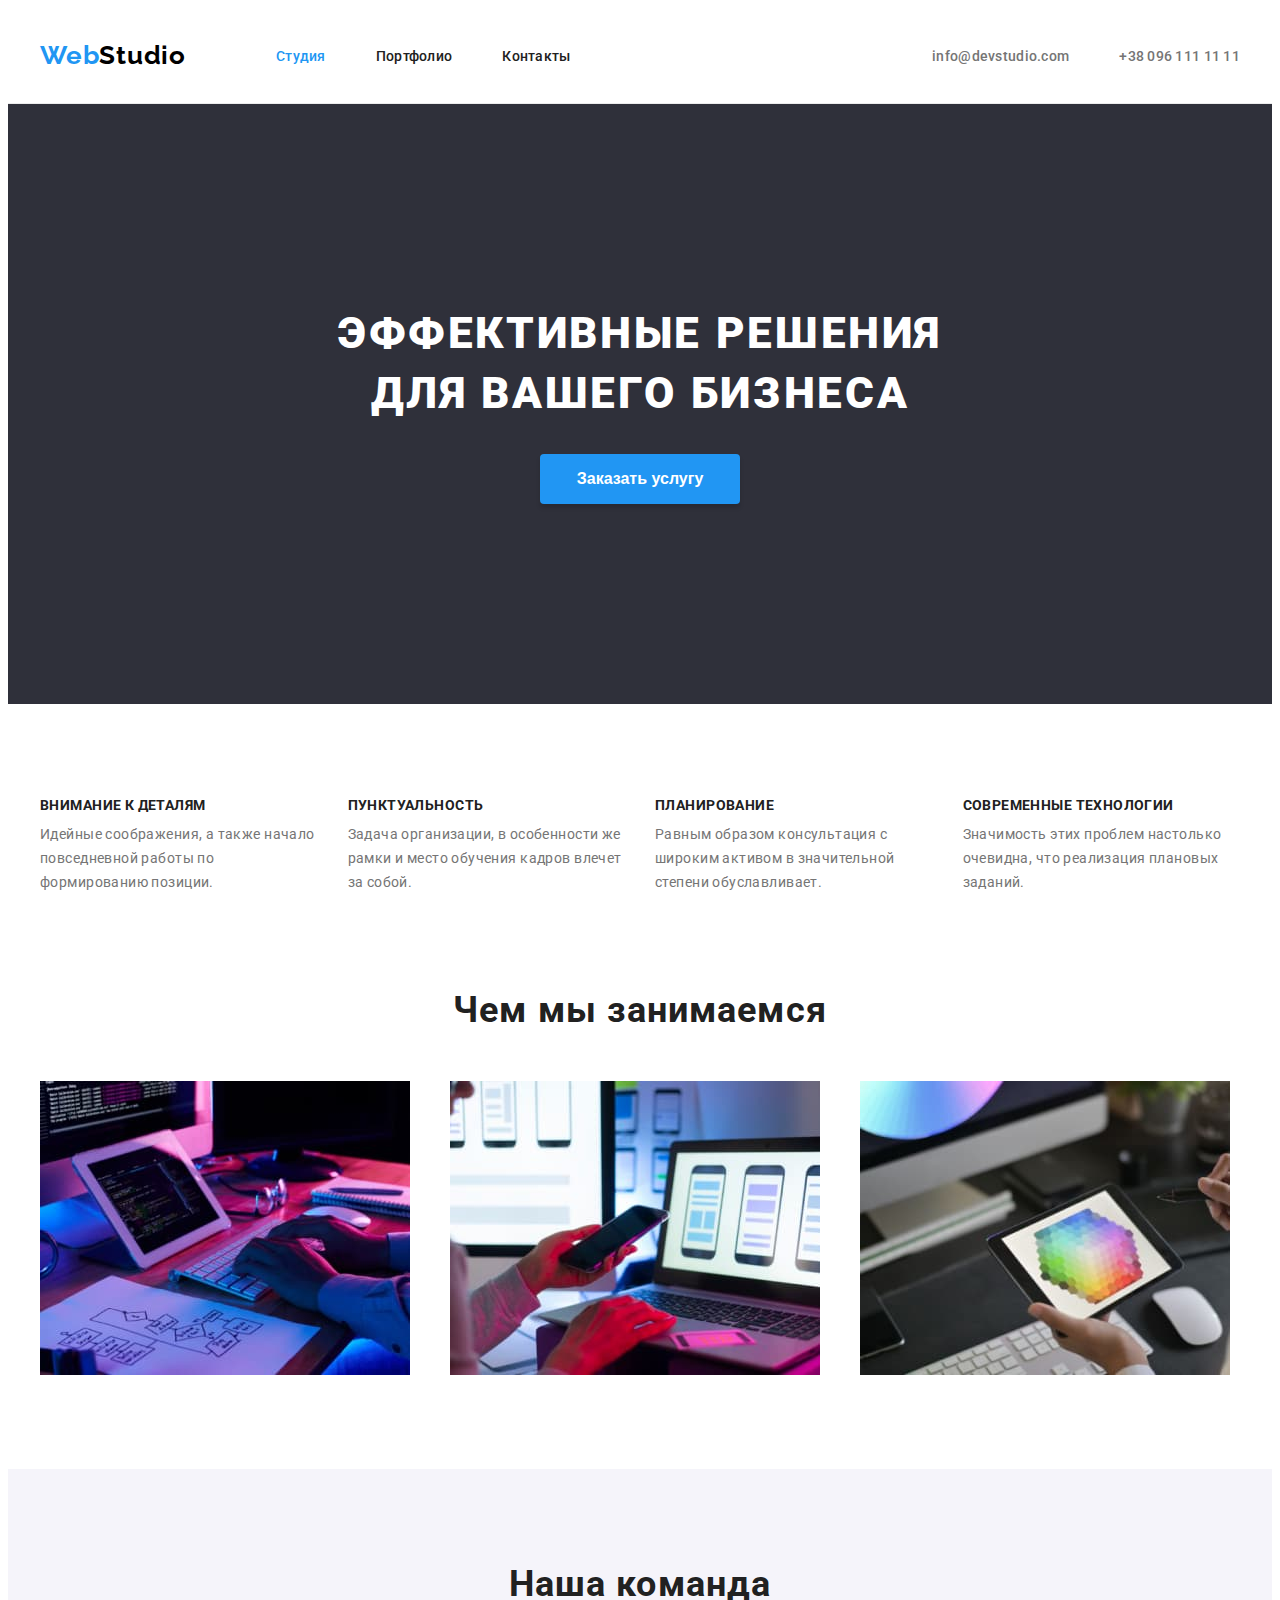
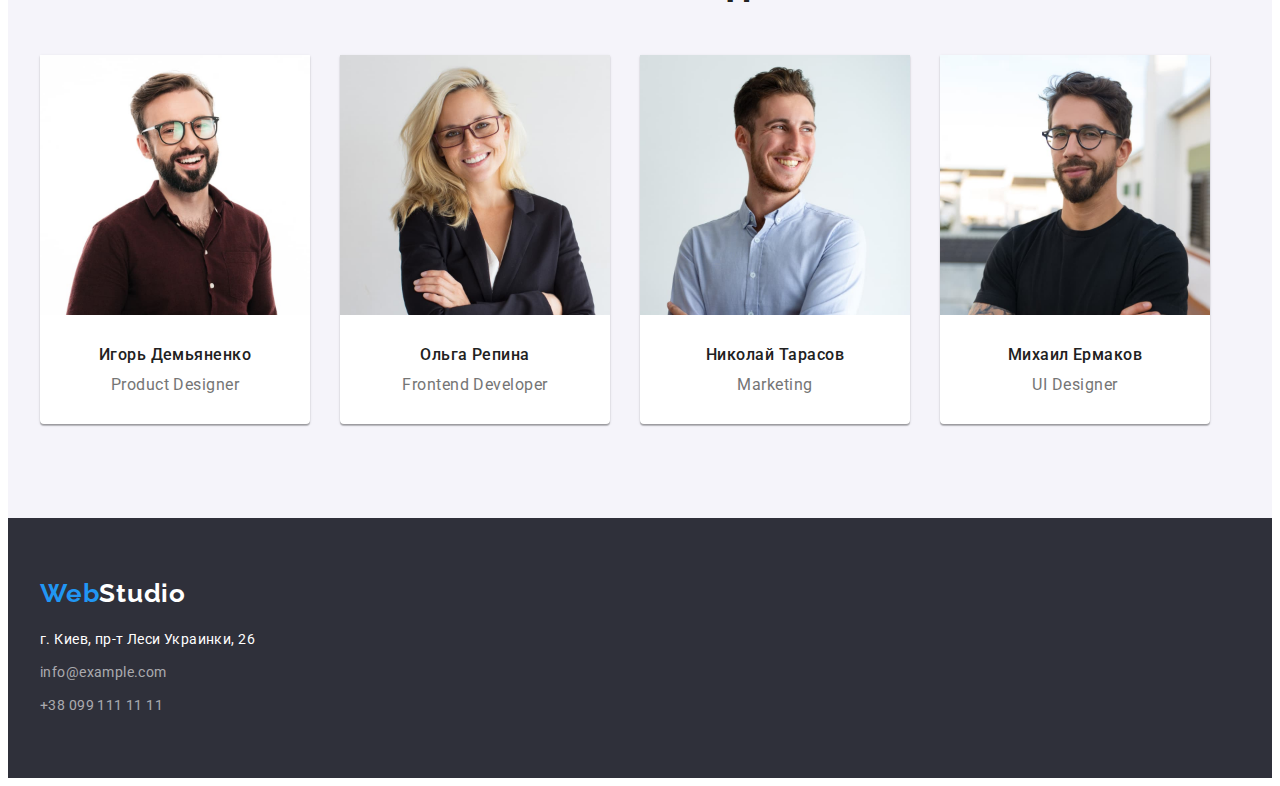
<file: index.html>
<!DOCTYPE html>
<html lang="ru">
<head>
    <meta charset="UTF-8">
    <meta http-equiv="X-UA-Compatible" content="IE=edge">
    <meta name="viewport" content="width=device-width, initial-scale=1.0">
    <title>goit-markup-hw-02</title>
    <link rel="preconnect" href="https://fonts.googleapis.com">
    <link rel="preconnect" href="https://fonts.gstatic.com" crossorigin>
    <link href="https://fonts.googleapis.com/css2?family=Raleway:wght@700&family=Roboto:wght@400;500;700;900&display=swap"
          rel="stylesheet">
    <link rel="stylesheet" href="https://cdnjs.cloudflare.com/ajax/libs/modern-normalize/1.1.0/modern-normalize.min.css"
          integrity="sha512-wpPYUAdjBVSE4KJnH1VR1HeZfpl1ub8YT/NKx4PuQ5NmX2tKuGu6U/JRp5y+Y8XG2tV+wKQpNHVUX03MfMFn9Q=="
          crossorigin="anonymous" referrerpolicy="no-referrer" />
    <link rel="stylesheet" href="./css/styles.css">
</head>
<body>

    <!--HEADER-->
    <header class="page-header">
    <div class="container page-header-container">
        <nav class="navigation">
            <a class="link logo logo-header" href="#" lang="en">Web<span class="logo-dark">Studio</span></a>
            <ul class="list navigation-list">
                <li class="navigation-list-item"><a class="link navigation-link-item current" href="#">Студия</a></li>
                <li class="navigation-list-item"><a class="link navigation-link-item " href="./portfolio.html">Портфолио</a></li>
                <li class="navigation-list-item"><a class="link navigation-link-item" href="#">Контакты</a></li>
            </ul>
        </nav>
        <ul class="list contact-list-header">
            <li class="contact-list-header-item"><a class="link contact-link-header-item" href="mailto:info@devstudio.com">info@devstudio.com</a></li>
            <li class="contact-list-header-item"><a class="link contact-link-header-item" href="tel:+380961111111">+38 096 111 11 11</a></li>
        </ul>
    </div>
    </header>

    <main>

        <!--HERO-->
<section class="order">
<div class="container">
    <h1 class="order-title">Эффективные решения <br> для вашего бизнеса</h1>
    <button class="modal-butten" type="button">Заказать услугу</button>
</div>
</section>

        <!--FEATURES-->
<section class="features section">
<div class="container">
    <h2 class="visually-hidden">Преимущества</h2>
    <ul class="list features-list">
        <li class="features-list-item">
            <h3 class="features-title-item">Внимание к деталям</h3>
            <p class="features-text">Идейные соображения, а также начало повседневной работы по формированию позиции.</p>
        </li>
        <li class="features-list-item">
            <h3 class="features-title-item">Пунктуальность</h3>
            <p class="features-text">Задача организации, в особенности же рамки и место обучения кадров влечет за собой.</p>
        </li>
        <li class="features-list-item">
            <h3 class="features-title-item">Планирование</h3>
            <p class="features-text">Равным образом консультация с широким активом в значительной степени обуславливает.</p>
        </li>
        <li class="features-list-item">
            <h3 class="features-title-item">Современные технологии</h3>
            <p class="features-text">Значимость этих проблем настолько очевидна, что реализация плановых заданий.</p>
        </li>
    </ul>
</div>
</section>

        <!--ACTIVITY-->
<section class="activity section">
<div class="container">
    <h2 class="activity-title">Чем мы занимаемся</h2>
   <ul class="list activity-list">
       <li class="activity-image"><img src="./images/activity/box-1.jpg" alt="верстка" width="370" height="294"></li>
       <li class="activity-image"><img src="./images/activity/box-2.jpg" alt="дизайн" width="370" height="294"></li>
       <li class="activity-image"><img src="./images/activity/box-3.jpg" alt="внешнее оформление" width="370" height="294"></li>
   </ul>
</div>
</section>

<!--OUR TEAM-->
<section class="our-team section">
<div class="container">
    <h2 class="our-team-title">Наша команда</h2>
    <ul class="list our-team-list">
        <li class="our-team-item">
            <img class="our-team-image" src="./images/our-team/igor.jpg" alt="работник игорь" width="270" height="260">
            <div class="our-team-bottom-part"><h3 class="our-team-name">Игорь Демьяненко</h3>
            <p class="our-team-text" lang="en">Product Designer</p></div>
        </li>
        <li class="our-team-item">
            <img class="our-team-image" src="./images/our-team/olga.jpg" alt="работник ольга" width="270" height="260">
            <div class="our-team-bottom-part"><h3 class="our-team-name">Ольга Репина</h3>
            <p class="our-team-text" lang="en">Frontend Developer</p></div>
        </li>
        <li class="our-team-item">
            <img class="our-team-image" src="./images/our-team/nikolai.jpg" alt="работник николай" width="270" height="260">
            <div class="our-team-bottom-part"><h3 class="our-team-name">Николай Тарасов</h3>
            <p class="our-team-text" lang="en">Marketing</p></div>
        </li>
        <li class="our-team-item">
            <img class="our-team-image" src="./images/our-team/mihail.jpg" alt="работник михаил" width="270" height="260">
            <div class="our-team-bottom-part"><h3 class="our-team-name">Михаил Ермаков</h3>
            <p class="our-team-text" lang="en">UI Designer</p></div>
        </li>
    </ul>
</div>
</section>

    </main>

<footer class="footer">
<div class="container">
    <a class="link logo logo-footer" href="#" lang="en">Web<span class="logo-light">Studio</span></a>
    <address class="address">
        <ul class="list address-list">
            <li class="address-list-item">
                <a class="link address-footer" href="https://goo.gl/maps/XNdB4Refi6bybGRC9" target="_blank" rel="noopener noreferrer">г. Киев, пр-т Леси
                Украинки, 26</a>
            </li>
            <li class="address-list-item">
                <a class=" link address-link-item" href="mailto:nfo@example.com">info@example.com</a>
            </li>
            <li class="address-list-item">
                <a class="link address-link-item" href="tel:380991111111">+38 099 111 11 11</a>
            </li>
        </ul>
    </address>
</div>
</footer>
    
</body>
</html>
</file>
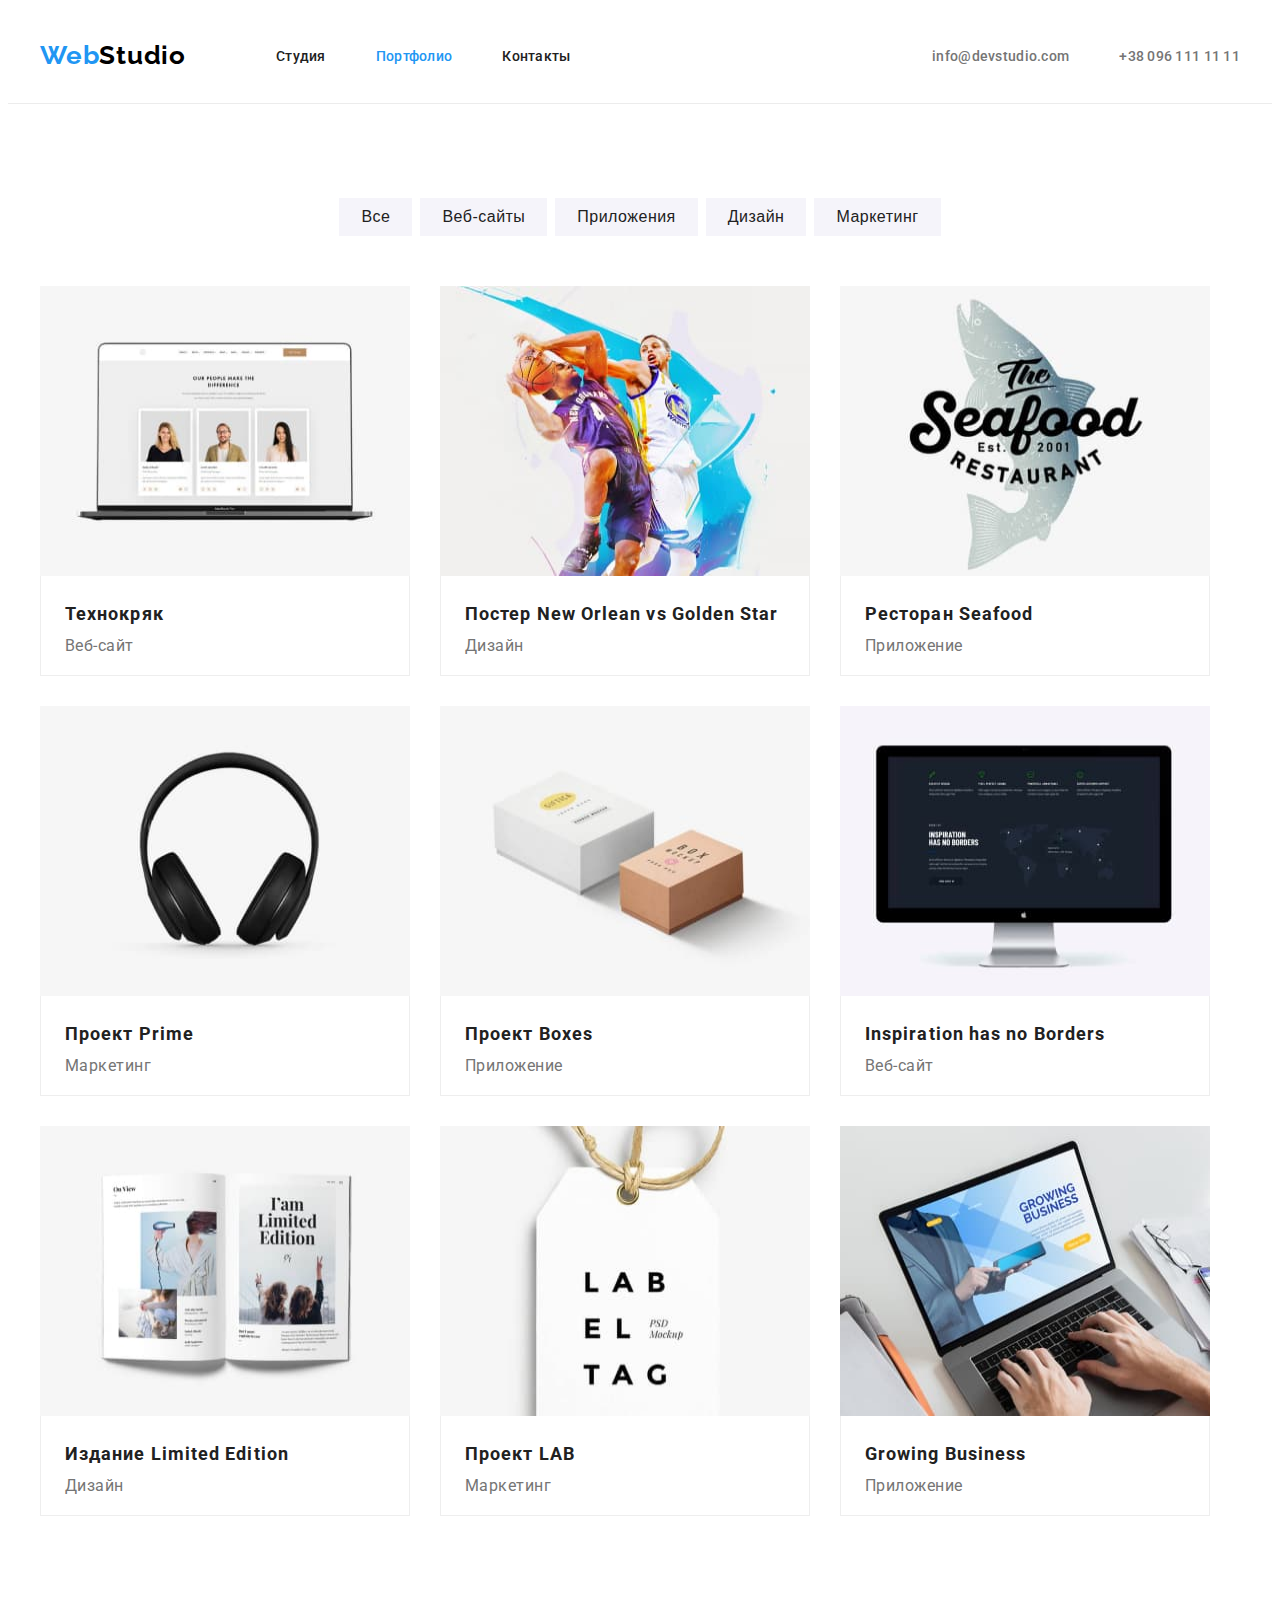
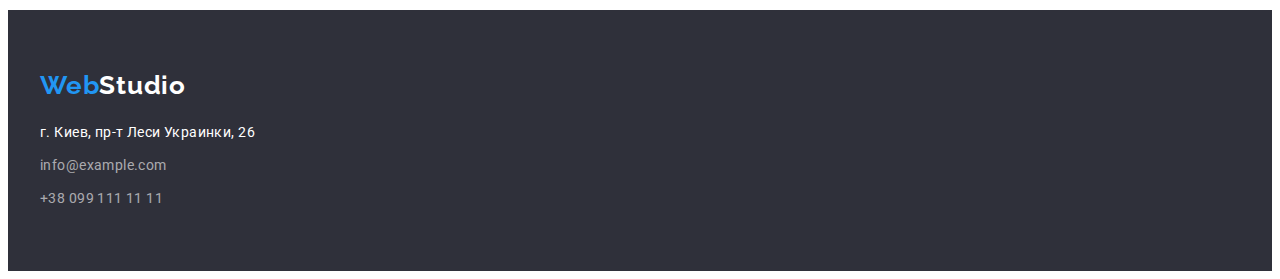
<file: portfolio.html>
<!DOCTYPE html>
<html lang="ru">
<head>
    <meta charset="UTF-8">
    <meta http-equiv="X-UA-Compatible" content="IE=edge">
    <meta name="viewport" content="width=device-width, initial-scale=1.0">
    <title>portfolio</title>
    <link rel="preconnect" href="https://fonts.googleapis.com">
    <link rel="preconnect" href="https://fonts.gstatic.com" crossorigin>
    <link href="https://fonts.googleapis.com/css2?family=Raleway:wght@700&family=Roboto:wght@400;500;700;900&display=swap"
          rel="stylesheet">
    <link rel="stylesheet" href="https://cdnjs.cloudflare.com/ajax/libs/modern-normalize/1.1.0/modern-normalize.min.css"
          integrity="sha512-wpPYUAdjBVSE4KJnH1VR1HeZfpl1ub8YT/NKx4PuQ5NmX2tKuGu6U/JRp5y+Y8XG2tV+wKQpNHVUX03MfMFn9Q=="
          crossorigin="anonymous" referrerpolicy="no-referrer" />
    <link rel="stylesheet" href="./css/styles.css">
</head>
<body>

    <!--HEADER-->
<header class="page-header">
<div class="container page-header-container">
    <nav class="navigation">
        <a class="link logo logo-header" href="#" lang="en">Web<span class="logo-dark">Studio</span></a>
        <ul class="list navigation-list">
            <li class="navigation-list-item"><a class="link navigation-link-item " href="./index.html">Студия</a></li>
            <li class="navigation-list-item"><a class="link navigation-link-item current" href="#">Портфолио</a></li>
            <li class="navigation-list-item"><a class="link navigation-link-item" href="#">Контакты</a></li>
        </ul>
    </nav>
    <ul class="list contact-list-header">
        <li class="contact-list-header-item"><a class="link contact-link-header-item"href="mailto:info@devstudio.com">info@devstudio.com</a></li>
        <li class="contact-list-header-item"><a class="link contact-link-header-item" href="tel:+380961111111">+38 096 111 11 11</a>
        </li>
    </ul>
</div>
</header>

    
    <!--MAIN-->
    <main>

        <section class="catalog section">
        <div class="container">
            <h1 class="visually-hidden">Наши услуги</h1>
            <ul class="list service-list">
                <li class="service-list-item"><button class="service-list-button" type="button">Все</button></li>
                <li class="service-list-item"><button class="service-list-button" type="button">Веб-сайты</button></li>
                <li class="service-list-item"><button class="service-list-button" type="button">Приложения</button></li>
                <li class="service-list-item"><button class="service-list-button" type="button">Дизайн</button></li>
                <li class="service-list-item"><button class="service-list-button" type="button">Маркетинг</button></a></li>
            </ul>
        
            <ul class="list catalog-list">
                <li class="catalog-item">
                    <img class="catalog-image" src="./images/catalog/img.jpg" alt="ноут-бук с изображением сайта" width="370" height="290">
                    <div class="catalog-item-bottom-part"><h2 class="catalog-title">Технокряк</h2>
                    <p class="catalog-text">Веб-сайт</p></div>
                </li>
                <li class="catalog-item">
                    <img class="catalog-image" src="./images/catalog/img-1.jpg" alt="два баскетболиста с мячом в прыжке" width="370" height="290">
                    <div class="catalog-item-bottom-part"><h2 class="catalog-title">Постер New Orlean vs Golden Star</h2>
                    <p class="catalog-text">Дизайн</p></div>
                </li>
                <li class="catalog-item">
                    <img class="catalog-image" src="./images/catalog/img-2.jpg" alt="эмблема ресторана в виде рыбы" width="370" height="290">
                    <div class="catalog-item-bottom-part"><h2 class="catalog-title">Ресторан Seafood</h2>
                    <p class="catalog-text">Приложение</p></div>
                </li>
                <li class="catalog-item">
                    <img class="catalog-image" src="./images/catalog/img-3.jpg" alt="наушники" width="370" height="290">
                    <div class="catalog-item-bottom-part"><h2 class="catalog-title">Проект Prime</h2>
                    <p class="catalog-text">Маркетинг</p></div>
                </li>
                <li class="catalog-item">
                    <img class="catalog-image" src="./images/catalog/img-4.jpg" alt="две картонные коробки" width="370" height="290">
                    <div class="catalog-item-bottom-part"><h2 class="catalog-title">Проект Boxes</h2>
                    <p class="catalog-text">Приложение</p></div>
                </li>
                <li class="catalog-item">
                    <img class="catalog-image" src="./images/catalog/img-5.jpg" alt="монитор с изображением сайта" width="370" height="290">
                    <div class="catalog-item-bottom-part"><h2 class="catalog-title" lang="en">Inspiration has no Borders</h2>
                    <p class="catalog-text">Веб-сайт</p></div>
                </li>
                <li class="catalog-item">
                    <img class="catalog-image" src="./images/catalog/img-6.jpg" alt="открытая книга" width="370" height="290">
                    <div class="catalog-item-bottom-part"><h2 class="catalog-title">Издание Limited Edition</h2>
                    <p class="catalog-text">Дизайн</p></div>
                </li>
                <li class="catalog-item">
                    <img class="catalog-image" src="./images/catalog/img-7.jpg" alt="бумажная бирка на канатике" width="370" height="290">
                    <div class="catalog-item-bottom-part"><h2 class="catalog-title">Проект LAB</h2>
                    <p class="catalog-text">Маркетинг</p></div>
                </li>
                <li class="catalog-item">
                    <img class="catalog-image" src="./images/catalog/img-8.jpg" alt="работа на ноут-буке" width="370" height="290">
                    <div class="catalog-item-bottom-part"><h2 class="catalog-title" lang="en">Growing Business</h2>
                    <p class="catalog-text">Приложение</p></div>
                </li>
            </ul>
        </div>
        </section>
       
    </main>

    <!--FOOTER-->
<footer class="footer">
<div class="container">
    <a class="link logo logo-footer" href="#" lang="en">Web<span class="logo-light">Studio</span></a>
    <address class="address">
        <ul class="list address-list">
            <li class="address-list-item">
                <a class="link address-footer" href="https://goo.gl/maps/XNdB4Refi6bybGRC9" target="_blank"
                    rel="noopener noreferrer">г. Киев, пр-т Леси
                    Украинки, 26</a>
            </li>
            <li class="address-list-item">
                <a class="link address-link-item" href="mailto:nfo@example.com">info@example.com</a>
            </li>
            <li class="address-list-item">
                <a class="link address-link-item" href="tel:380991111111">+38 099 111 11 11</a>
            </li>
        </ul>
    </address>
</div>
</footer>
    
</body>
</html>
</file>
<file: css/styles.css>
:root {
    --primary-font: 'Roboto', sans-serif;
    --color-in-action: #2196F3;
    --color-title: #212121;
    --color-text: #757575;
    --color-dark: #000000;
    --color-light: #FFFFFF;
    --background-darc: #2F303A;
    --background-light: #F5F4FA;
    --address-link: rgba(255, 255, 255, 0.6);
}

h1,
h2,
h3,
p {
    margin-top: 0;
    margin-bottom: 0;
}

ul,
ol {
    margin-top: 0;
    margin-bottom: 0;
    padding-left: 0;
}

img {
    display: block;
}

.list {
    list-style: none;
}

.link {
    text-decoration: none;
}

body {
font-family: var(--primary-font);
color: var(--color-text);
}

.container {
    width: 1200px;
    margin-left: auto;
    margin-right: auto;
    padding-left: 15px;
    padding-right: 15px;
}

.section {
    padding-top: 94px;
    padding-bottom: 94px;
}

/*==========================COMPONENTS====================*/

.logo {
    font-family: 'Raleway',sans-serif;
    font-weight: 700;
    font-size: 26px;
    line-height: 1.19;
    letter-spacing: 0.03em;
    color: var(--color-in-action);

    display: block;
}

.logo-dark {
    color: var(--color-dark);
}

.logo-light {
color: var(--color-light);
}

.visually-hidden {
    position: absolute;
    width: 1px;
    height: 1px;
    margin: -1px;
    border: 0;
    padding: 0;
    white-space: nowrap;
    clip-path: inset(100%);
    clip: rect(0 0 0 0);
    overflow: hidden;
}

/*==========================/COMPONENTS====================*/

/*=============================HEADER=====================*/

.page-header-container {
    display: flex;
    align-items: center;
}

.navigation {
    display: flex;
    align-items: center;
}

.navigation-list {
    display: flex;
    align-items: center;
}

.contact-list-header {
    display: flex;
    align-items: center;
    margin-left: auto;
}

.logo-header {
    margin-right: 90px;
}

.navigation-list-item:not(:last-child),
.contact-list-header-item:not(:last-child) {
    margin-right: 50px;
}

.page-header {
    background: var(--color-light);
    border-bottom: 1px solid #ECECEC;

    padding-top: 32px;
    padding-bottom: 32px;   
}

.navigation-link-item {
    font-weight: 500;
    font-size: 14px;
    line-height: 1.14;
    letter-spacing: 0.02em;
    color: var(--color-title);
}

.navigation-link-item:hover,
.navigation-link-item:focus {
    color: var(--color-in-action);
}

.contact-link-header-item {
    font-weight: 500;
    font-size: 14px;
    line-height: 1.14;
    letter-spacing: 0.02em;
    color: var(--color-text);
}

.contact-link-header-item:hover,
.contact-link-header-item:focus {
    color: var(--color-in-action);
}

.current {
    color: var(--color-in-action);
}

/*=============================/HEADER=====================*/

/*===============================HERO======================*/

.order {
    background: var(--background-darc);

    padding-top: 200px;
    padding-bottom: 200px;
}

.order-title {
    font-weight: 900;
    font-size: 44px;
    line-height: 1.36;
    text-align: center;
    letter-spacing: 0.06em;
    text-transform: uppercase;
    color: var(--color-light);

    margin-bottom: 30px;
    text-align: center;
}

.modal-butten {
        font-weight: 700;
        font-size: 16px;
        line-height: 1.87;
        color: var(--color-light);
        background: var(--color-in-action);
        cursor: pointer;

        min-width: 200px;
        padding: 10px 32px;
        box-shadow: 0px 4px 4px rgba(0, 0, 0, 0.15);
        border-radius: 4px;
        border: none;

        display: block;
        margin-left: auto;
        margin-right: auto;
}

/*==============================/HERO=======================*/

/*=============================FEATURES=====================*/

.features-title-item {
    font-weight: 700;
    font-size: 14px;
    line-height: 1.14;
    letter-spacing: 0.03em;
    text-transform: uppercase;
    color: var(--color-title);

    margin-bottom: 10px;
}

.features-text {
        font-size: 14px;
        line-height: 1.71;
        letter-spacing: 0.03em;     
}

.features-list {
    display: flex;
    margin-left: -30px;
    margin-top: -30px;
}

.features-list-item {
    margin-left: 30px;
    margin-top: 30px;
    flex-basis: calc((100% - 120px) / 4);
}

/*=============================/FEATURES=====================*/

/*=============================ACTIVITY=====================*/
.activity {
padding-top: 0;
}


.activity-title {
        font-weight: 700;
        font-size: 36px;
        line-height: 1.17;
        letter-spacing: 0.03em;
        color: var(--color-title);

        margin-bottom: 50px;
        text-align: center;
}

.activity-list {
    display: flex;
    flex-wrap: wrap;
    margin-left: -30px;
    margin-top: -50px;
}

.activity-image {
    margin-left: 30px;
    margin-top: 50px;
    flex-basis: calc((100% - 90px) / 3);
}

/*=============================/ACTIVITY=====================*/

/*=============================OUR TEAM=====================*/

.our-team {
    background: var(--background-light);
}

.our-team-item {
    background: var(--color-light);
    flex-basis: calc((100% - 120px) / 4);
    box-shadow: 0px 1px 3px rgba(0, 0, 0, 0.12), 0px 1px 1px rgba(0, 0, 0, 0.14), 0px 2px 1px rgba(0, 0, 0, 0.2);
    border-radius: 0px 0px 4px 4px;
}

.our-team-title {
        font-weight: 700;
        font-size: 36px;
        line-height: 1.17;
        letter-spacing: 0.03em;
        color: var(--color-title);

        margin-bottom: 50px;
        text-align: center;
}

.our-team-name {
        font-weight: 500;
        font-size: 16px;
        line-height: 1.19;
        text-align: center;
        letter-spacing: 0.03em;
        color: var(--color-title);

        margin-bottom: 10px;
}

.our-team-text {
        font-size: 16px;
        line-height: 1.19;
        text-align: center;
        letter-spacing: 0.03em;
}

.our-team-list {
    display: flex;
    flex-wrap: wrap;
}

.our-team-item:not(:nth-child(4n)) {
    margin-right: 30px;
}

.our-team-item:not(:nth-last-child(-n+4)) {
    margin-bottom: 30px;
}

.our-team-bottom-part {
    padding-top: 30px;
    padding-bottom: 30px
}

/*=============================/OUR TEAM=====================*/

/*==========================PORTFOLIO=================*/

.service-list-button {
        border: none;
        font-weight: 500;
        font-size: 16px;
        line-height: 1.62;
        text-align: center;
        letter-spacing: 0.03em;
        color: var(--color-title);
        background: var(--background-light);
        cursor: pointer;

        padding: 6px 22px;
}

.service-list-button:hover,
.service-list-button:focus {
    color: var(--color-light);
    background: var(--color-in-action);
}

.catalog-item {
    background: var(--color-light); 
    flex-basis: calc((100% - 270px) / 9);
}

.catalog-item:not(:nth-last-child(-n+3)) {
    margin-bottom: 30px;
}

.catalog-item:not(:nth-child(3n)) {
    margin-right: 30px;
}

.catalog-title {
        font-weight: 700;
        font-size: 18px;
        line-height: 2;
        letter-spacing: 0.06em;
        color: var(--color-title);

        margin-bottom: 4px;
}

.catalog-text {
        font-size: 16px;
        line-height: 1,87;
        letter-spacing: 0.03em;
}

.service-list {
    display: flex;
    flex-wrap: wrap;
    margin-bottom: 50px;
    justify-content: center;
}

.service-list-item:not(:last-child) {
   margin-right: 8px;
}

.catalog-list {
    display: flex;
    flex-wrap: wrap;
}

.catalog-item-bottom-part {
    border: 1px solid #EEEEEE;
    border-top: none;
    padding: 20px 24px;
}

/*==========================/PORTFOLIO=================*/

/*=============================FOOTER=====================*/

.footer {
    background: var(--background-darc);

    padding-top: 60px;
    padding-bottom: 60px;
}

.address-footer {
        font-style: normal;
        font-size: 14px;
        line-height: 1.71;
        letter-spacing: 0.03em;
        color: var(--color-light);
}

.address-link-item {
        font-style: normal;
        font-size: 14px;
        line-height: 1.71;
        letter-spacing: 0.03em;
        color: var(--address-link);
}

.logo-footer {
    margin-bottom: 20px;
}

.address-list-item:not(:last-child) {
margin-bottom: 9px;
}

/*=============================/FOOTER=====================*/
</file>
